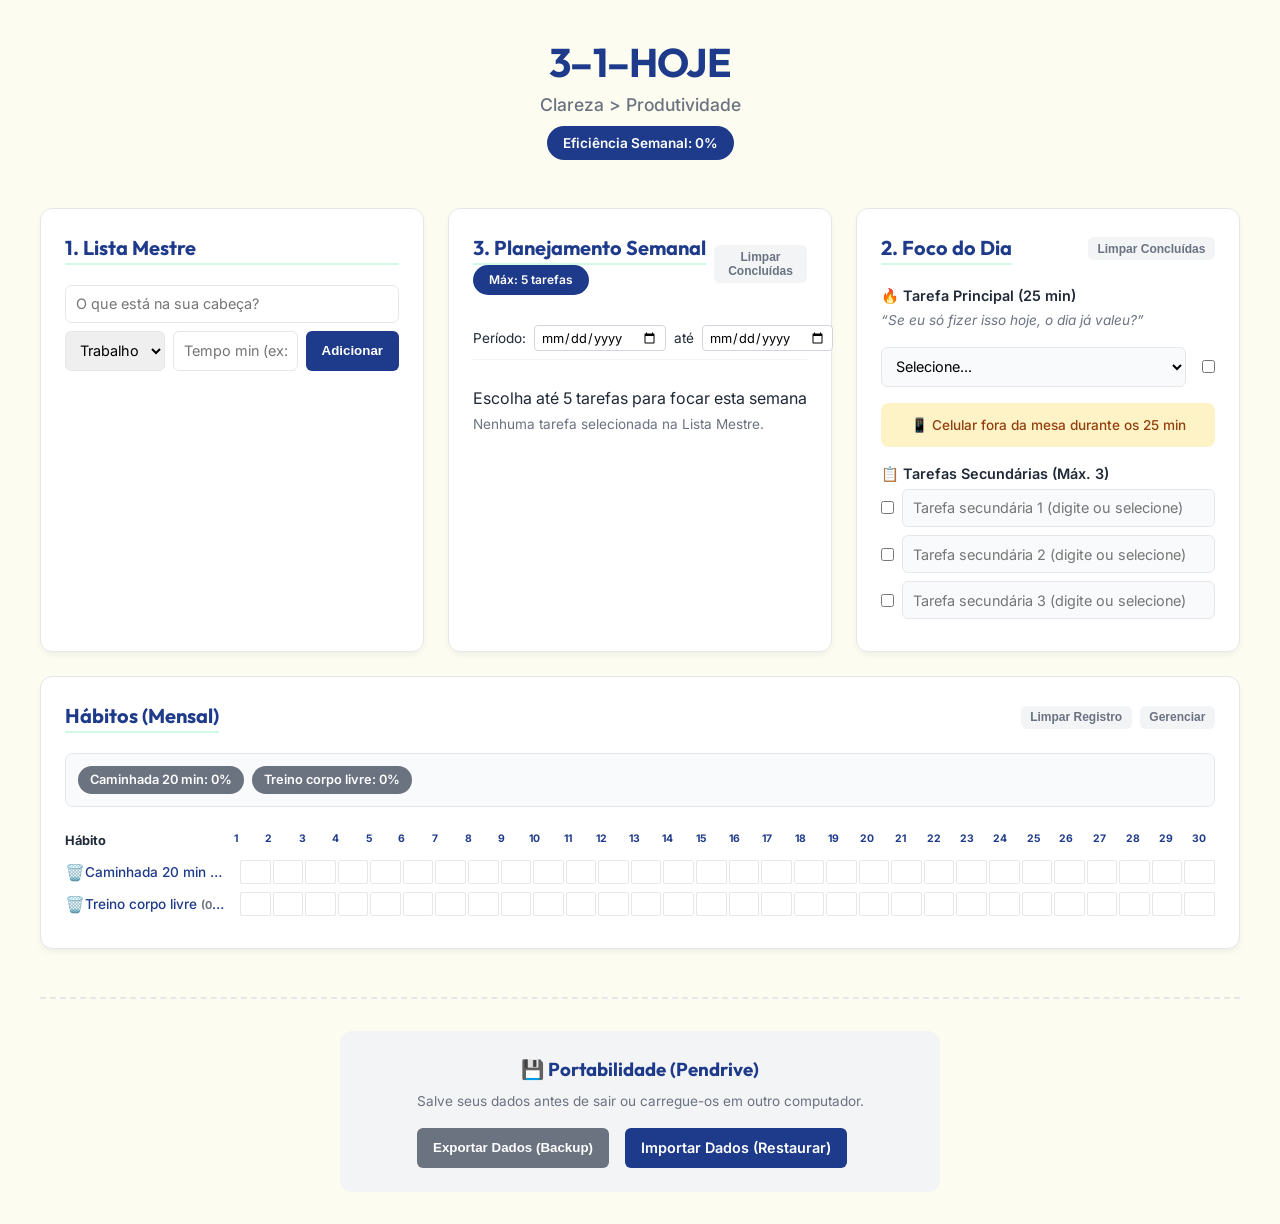
<file: index.html>
<!DOCTYPE html>
<html lang="pt-br">

<head>
    <meta charset="UTF-8">
    <meta name="viewport" content="width=device-width, initial-scale=1.0">
    <title>3-1-HOJE | Dashboard de Organização</title>
    <link rel="preconnect" href="https://fonts.googleapis.com">
    <link rel="preconnect" href="https://fonts.gstatic.com" crossorigin>
    <link
        href="https://fonts.googleapis.com/css2?family=Inter:wght@400;500;600&family=Outfit:wght@400;600;700&display=swap"
        rel="stylesheet">
    <link rel="stylesheet" href="styles.css">
</head>

<body>
    <div class="app-container">
        <header class="main-header">
            <h1>3–1–HOJE</h1>
            <p class="tagline">Clareza > Produtividade</p>
            <div class="badges-container">
                <div id="efficiency-badge" class="efficiency-badge">Eficiência Semanal: 0%</div>
            </div>
        </header>

        <main class="dashboard-grid">
            <!-- 1. LISTA MESTRE -->
            <section class="card block-mestre">
                <h2>1. Lista Mestre</h2>
                <div class="input-group-vertical">
                    <input type="text" id="mestre-input" placeholder="O que está na sua cabeça?">
                    <div class="input-row">
                        <select id="mestre-category">
                            <option value="Trabalho">Trabalho</option>
                            <option value="Joias">Joias</option>
                            <option value="Saúde">Saúde</option>
                            <option value="Pessoal">Pessoal</option>
                            <option value="Outro">Outro</option>
                        </select>
                        <input type="text" id="mestre-time" placeholder="Tempo min (ex: 25m)" style="width: 120px;">
                        <button id="add-mestre-btn">Adicionar</button>
                    </div>
                </div>
                <div class="list-container" id="mestre-list">
                    <!-- Tasks will be injected here -->
                </div>
            </section>

            <!-- 3. PLANEJAMENTO SEMANAL -->
            <section class="card block-weekly">
                <div class="header-with-action">
                    <div>
                        <h2>3. Planejamento Semanal</h2>
                        <span class="efficiency-badge" style="background: var(--primary); font-size: 0.75rem;">Máx: 5
                            tarefas</span>
                    </div>
                    <button class="small-btn secondary" onclick="clearWeeklyCompleted()"
                        title="Excluir tarefas concluídas da semana permanentemente">Limpar Concluídas</button>
                </div>

                <div class="week-period-selector" style="margin-top: 10px;">
                    <label>Período:</label>
                    <input type="date" id="week-start" title="Início da semana">
                    <span>até</span>
                    <input type="date" id="week-end" title="Fim da semana">
                </div>

                <p class="limit-msg" style="margin-top: 10px;">Escolha até 5 tarefas para focar esta semana</p>
                <div class="weekly-list" id="weekly-list">
                    <!-- Tasks from Master List will be selectable/shown here -->
                </div>
            </section>

            <!-- 2. FOCO DO DIA -->
            <section class="card daily-focus">
                <div class="header-with-action">
                    <h2>2. Foco do Dia</h2>
                    <button class="small-btn secondary" onclick="resetDailyFocus()"
                        title="Limpar tarefas concluídas do foco">Limpar Concluídas</button>
                </div>

                <div class="focus-essential">
                    <div class="field-label">🔥 Tarefa Principal (25 min)</div>
                    <p class="guide-question">“Se eu só fizer isso hoje, o dia já valeu?”</p>
                    <div class="focus-main-input-wrapper">
                        <select id="daily-main-task" class="task-select">
                            <option value="">Selecione a tarefa principal...</option>
                        </select>
                        <label class="checkbox-wrapper">
                            <input type="checkbox" id="main-task-check">
                            <span class="checkmark"></span>
                        </label>
                    </div>
                    <div id="main-task-meta" class="task-meta"></div>
                    <div class="anti-cell-reminder">
                        📱 Celular fora da mesa durante os 25 min
                    </div>
                </div>

                <div class="focus-secondary">
                    <div class="field-label">📋 Tarefas Secundárias (Máx. 3)</div>
                    <div id="daily-secondary-list" class="secondary-inputs">
                        <!-- Up to 3 selections with checkboxes -->
                    </div>
                    <datalist id="weekly-options"></datalist>
                </div>

                <div id="failure-reason-container" class="failure-area hidden">
                    <div class="field-label">Por que a tarefa principal não foi feita?</div>
                    <textarea id="failure-reason" placeholder="Ex: Fiquei no celular, cansaço mental..."></textarea>
                </div>
            </section>

            <!-- 2. RASTREADOR DE HÁBITOS (MOVIDO PARA FINAL) -->
            <section class="card block-habits">
                <div class="header-with-action">
                    <h2>Hábitos (Mensal)</h2>
                    <div style="display: flex; gap: 8px;">
                        <button class="small-btn secondary" onclick="clearHabitData()"
                            title="Limpar todo o registro de um hábito específico">Limpar Registro</button>
                        <button class="small-btn" id="manage-habits-btn">Gerenciar</button>
                    </div>
                </div>

                <div id="habit-management-ui" class="hidden habit-mgmt">
                    <div class="input-group">
                        <input type="text" id="new-habit-name" placeholder="Nome do hábito (máx 5)">
                        <button id="add-habit-btn">+</button>
                    </div>
                </div>

                <!-- Quadro de Eficiência de Hábitos -->
                <div id="habit-stats-board" class="habit-stats-board"></div>

                <div class="habits-header">
                    <div class="habit-col-name">Hábito</div>
                    <div class="habit-days-grid" id="days-header">
                        <!-- Days 1-31 will be injected here -->
                    </div>
                </div>
                <div id="habits-list">
                    <!-- Habits rows will be injected here -->
                </div>
            </section>
        </main>

        <footer class="app-footer">
            <div class="portability-tools">
                <h3>💾 Portabilidade (Pendrive)</h3>
                <p>Salve seus dados antes de sair ou carregue-os em outro computador.</p>
                <div class="portability-buttons">
                    <button id="export-btn" class="secondary-btn">Exportar Dados (Backup)</button>
                    <label for="import-input" class="custom-file-upload">
                        Importar Dados (Restaurar)
                    </label>
                    <input type="file" id="import-input" accept=".json" style="display:none;">
                </div>
            </div>
        </footer>
    </div>

    <script src="script.js"></script>
</body>

</html>
</file>
<file: styles.css>
:root {
    --bg-color: #FDFCF0;
    --card-bg: #FFFFFF;
    --text-main: #1F2937;
    --text-muted: #6B7280;
    --primary: #1E3A8A;
    --accent: #D1FAE5;
    --border-color: #E5E7EB;
    --paper-line: #F3F4F6;
    --font-header: 'Outfit', sans-serif;
    --font-body: 'Inter', sans-serif;
}

* {
    box-sizing: border-box;
    margin: 0;
    padding: 0;
}

body {
    background-color: var(--bg-color);
    color: var(--text-main);
    font-family: var(--font-body);
    line-height: 1.5;
    padding: 2rem 1rem;
    min-height: 100vh;
}

.app-container {
    max-width: 1200px;
    margin: 0 auto;
}

.main-header {
    text-align: center;
    margin-bottom: 3rem;
}

.main-header h1 {
    font-family: var(--font-header);
    font-size: 2.5rem;
    font-weight: 700;
    color: var(--primary);
    letter-spacing: -0.02em;
}

.tagline {
    font-weight: 500;
    color: var(--text-muted);
    font-size: 1.1rem;
}

.dashboard-grid {
    display: grid;
    grid-template-columns: repeat(auto-fit, minmax(350px, 1fr));
    gap: 1.5rem;
}

/* Notebook Card Style */
.card {
    background: var(--card-bg);
    border: 1px solid var(--border-color);
    border-radius: 12px;
    padding: 1.5rem;
    box-shadow: 0 4px 6px -1px rgba(0, 0, 0, 0.05);
    display: flex;
    flex-direction: column;
}

.card h2 {
    font-family: var(--font-header);
    font-size: 1.25rem;
    margin-bottom: 1.25rem;
    color: var(--primary);
    border-bottom: 2px solid var(--accent);
    display: inline-block;
}

/* Form Elements */
.input-group {
    display: flex;
    margin-bottom: 1rem;
}

.input-group>*:not(:last-child) {
    margin-right: 0.5rem;
}

input[type="text"],
select,
textarea {
    padding: 0.6rem;
    border: 1px solid var(--border-color);
    border-radius: 6px;
    font-family: inherit;
    font-size: 0.9rem;
}

input[type="text"] {
    flex-grow: 1;
}

button {
    background-color: var(--primary);
    color: white;
    border: none;
    border-radius: 6px;
    padding: 0.6rem 1rem;
    cursor: pointer;
    font-weight: 600;
    transition: opacity 0.2s;
}

button:hover {
    opacity: 0.9;
}

/* Efficiency Badge */
.efficiency-badge {
    display: inline-block;
    background-color: var(--primary);
    color: white;
    padding: 0.4rem 1rem;
    border-radius: 20px;
    font-size: 0.85rem;
    font-weight: 600;
}

.badges-container {
    display: flex;
    justify-content: center;
    gap: 0.75rem;
    margin-top: 0.5rem;
}

.header-with-action {
    display: flex;
    justify-content: space-between;
    align-items: center;
    margin-bottom: 1.25rem;
}

.habit-stats-board {
    display: flex;
    flex-wrap: wrap;
    gap: 0.5rem;
    margin-bottom: 1.5rem;
    padding: 0.75rem;
    background: #F9FAFB;
    border-radius: 8px;
    border: 1px solid var(--border-color);
}

.habit-stat-item {
    padding: 0.25rem 0.75rem;
    border-radius: 20px;
    font-size: 0.8rem;
    font-weight: 600;
    color: white;
}

.header-with-action h2 {
    margin-bottom: 0;
}

.small-btn {
    padding: 0.3rem 0.6rem;
    font-size: 0.75rem;
    background-color: var(--paper-line);
    color: var(--text-muted);
}

.habit-mgmt {
    margin-bottom: 1rem;
    padding: 0.75rem;
    background: #F9FAFB;
    border-radius: 8px;
}

/* Master List Inputs */
.input-group-vertical {
    display: flex;
    flex-direction: column;
    margin-bottom: 1rem;
}

.input-group-vertical>*:not(:last-child) {
    margin-bottom: 0.5rem;
}

.input-row {
    display: flex;
}

.input-row>*:not(:last-child) {
    margin-right: 0.5rem;
}

.task-meta {
    font-size: 0.75rem;
    color: var(--text-muted);
    font-style: italic;
    margin-top: 0.25rem;
}

.block-habits {
    grid-column: 1 / -1;
    /* Alargar para ocupar toda a largura */
}

/* Habit List */
.habit-row {
    display: flex;
    align-items: center;
    margin-bottom: 8px;
    position: relative;
    width: 100%;
}

.habit-row:hover .delete-btn {
    opacity: 1;
}

.delete-btn {
    background-color: transparent;
    color: #EF4444;
    border: 1px solid #FECACA;
    padding: 0.25rem 0.6rem;
    font-size: 0.75rem;
    border-radius: 4px;
    cursor: pointer;
    font-weight: 500;
}

.delete-btn:hover {
    background-color: #FEF2F2;
}

.habit-name {
    width: 140px;
    font-size: 0.85rem;
    margin-right: 15px;
    white-space: nowrap;
    overflow: hidden;
    text-overflow: ellipsis;
    color: var(--primary);
    font-weight: 500;
}

/* Lists */
.list-container {
    flex-grow: 1;
    overflow-y: auto;
    max-height: 600px;
}

.task-item {
    display: flex;
    flex-direction: column;
    padding: 1rem 0;
    border-bottom: 1px solid var(--paper-line);
    gap: 0.75rem;
}

.task-info {
    display: flex;
    flex-direction: column;
}

.task-text {
    font-size: 1.1rem;
    font-weight: 500;
    color: var(--text-main);
}

.task-subtext {
    font-size: 0.85rem;
    color: var(--text-muted);
    margin-top: 0.25rem;
    margin-left: 0;
}

.task-actions {
    display: flex;
    gap: 8px;
    align-items: center;
}

.category-tag {
    font-size: 0.7rem;
    text-transform: uppercase;
    font-weight: 600;
    padding: 0.2rem 0.5rem;
    border-radius: 4px;
    margin-right: 5px;
}

/* Category Specific Colors */
.cat-trabalho {
    background: #DBEAFE;
    color: #1E40AF;
}

/* Blue */
.cat-joias {
    background: #FFEDD5;
    color: #9A3412;
}

/* Orange/Gold */
.cat-saude {
    background: #D1FAE5;
    color: #065F46;
}

/* Green */
.cat-pessoal {
    background: #F3E8FF;
    color: #6B21A8;
}

/* Purple */
.cat-outro {
    background: #F3F4FB;
    color: #374151;
}

/* Gray */

.secondary-item {
    display: flex;
    align-items: center;
    margin-bottom: 0.5rem;
}

.secondary-item>*:not(:last-child) {
    margin-right: 0.5rem;
}

.secondary-item .task-select {
    flex-grow: 1;
}

.week-period-selector {
    display: flex;
    align-items: center;
    margin-bottom: 1rem;
    padding-bottom: 0.5rem;
    border-bottom: 1px solid var(--paper-line);
    font-size: 0.85rem;
}

.week-period-selector>*:not(:last-child) {
    margin-right: 0.5rem;
}

.week-period-selector input[type="date"] {
    border: 1px solid #D1D5DB;
    border-radius: 4px;
    padding: 0.2rem 0.4rem;
    font-family: inherit;
    font-size: 0.8rem;
}

/* Habit Tracker UI */
.habit-days-grid {
    display: grid;
    grid-template-columns: repeat(30, 1fr);
    gap: 2px;
    flex-grow: 1;
}

.day-cell {
    height: 24px;
    border: 1px solid #E5E7EB;
    cursor: pointer;
    display: flex;
    align-items: center;
    justify-content: center;
    font-size: 0.65rem;
    color: var(--text-muted);
    background: #fff;
    border-radius: 2px;
}

.day-label {
    font-weight: bold;
    color: var(--primary);
    background: transparent;
    border: none;
    height: auto;
    margin-bottom: 4px;
}

.day-cell.done::before {
    content: '✔️';
}

.day-cell.min::before {
    content: '•';
    font-size: 1rem;
}

.habits-header {
    display: flex;
    align-items: flex-end;
    margin-bottom: 10px;
}

.habit-col-name {
    width: 140px;
    margin-right: 15px;
    font-weight: bold;
    font-size: 0.8rem;
}

/* Focus Area */
.field-label {
    font-weight: 600;
    font-size: 0.9rem;
    margin-bottom: 0.25rem;
}

.guide-question {
    font-style: italic;
    font-size: 0.85rem;
    color: var(--text-muted);
    margin-bottom: 1rem;
}

.focus-main-input-wrapper {
    display: flex;
    align-items: center;
    margin-bottom: 1rem;
}

.focus-main-input-wrapper>*:not(:last-child) {
    margin-right: 1rem;
}

.task-select {
    flex-grow: 1;
    background-color: #F9FAFB;
}

.checkbox-wrapper {
    position: relative;
    cursor: pointer;
}

.anti-cell-reminder {
    background-color: #FEF3C7;
    color: #92400E;
    padding: 0.75rem;
    border-radius: 8px;
    font-size: 0.85rem;
    text-align: center;
    font-weight: 500;
    margin: 1rem 0;
}

.failure-area {
    margin-top: 1.5rem;
    background-color: #FFF1F2;
    padding: 1rem;
    border-radius: 8px;
}

.failure-area textarea {
    width: 100%;
    margin-top: 0.5rem;
    border-color: #FECACA;
}

.hidden {
    display: none;
}

.strikethrough {
    text-decoration: line-through;
    text-decoration-color: #EF4444;
    /* Vermelho vibrante */
    text-decoration-thickness: 2px;
    color: var(--text-muted) !important;
}

/* Specific strike-through for selects */
select.strikethrough {
    text-decoration: line-through;
    text-decoration-color: #EF4444;
    text-decoration-thickness: 2px;
    color: var(--text-muted);
}

/* Portability Tools */
.app-footer {
    margin-top: 3rem;
    padding-top: 2rem;
    border-top: 2px dashed var(--border-color);
}

.portability-tools {
    max-width: 600px;
    margin: 0 auto;
    text-align: center;
    background: #F3F4F6;
    padding: 1.5rem;
    border-radius: 12px;
}

.portability-tools h3 {
    font-family: var(--font-header);
    color: var(--primary);
    margin-bottom: 0.5rem;
}

.portability-tools p {
    font-size: 0.85rem;
    color: var(--text-muted);
    margin-bottom: 1rem;
}

.portability-buttons {
    display: flex;
    justify-content: center;
}

.portability-buttons>*:not(:last-child) {
    margin-right: 1rem;
}

.secondary-btn {
    background-color: var(--text-muted);
}

.custom-file-upload {
    background-color: var(--primary);
    color: white;
    padding: 0.6rem 1rem;
    border-radius: 6px;
    cursor: pointer;
    font-weight: 600;
    font-size: 0.9rem;
    transition: opacity 0.2s;
}

.custom-file-upload:hover {
    opacity: 0.9;
}

@media (max-width: 768px) {
    body {
        padding: 1rem 0.5rem;
    }

    .app-container {
        padding: 0 10px;
    }

    .dashboard-grid {
        grid-template-columns: 1fr;
        gap: 1rem;
    }

    .main-header h1 {
        font-size: 1.8rem;
    }

    .main-header .tagline {
        font-size: 0.9rem;
    }

    .card {
        padding: 1rem;
        border-radius: 12px;
    }

    .input-row {
        flex-direction: column;
    }

    .input-row>*:not(:last-child) {
        margin-right: 0 !important;
        margin-bottom: 0.5rem;
    }

    .input-row select,
    .input-row input,
    .input-row button {
        width: 100% !important;
        height: 48px;
        /* Standard mobile height */
    }

    .block-habits {
        overflow-x: auto;
        padding-bottom: 1rem;
        background-color: var(--card-bg);
        /* Fallback */
    }

    .habits-header,
    .habit-row {
        min-width: 650px;
        margin-bottom: 0.75rem;
    }

    .habit-name {
        width: 120px;
        font-size: 0.8rem;
    }

    .day-cell {
        height: 30px;
        width: 30px;
        font-size: 0.75rem;
    }

    .portability-tools {
        padding: 1rem;
    }

    .portability-buttons {
        flex-direction: column;
    }

    .portability-buttons>*:not(:last-child) {
        margin-right: 0 !important;
        margin-bottom: 0.75rem;
    }
}
</file>
